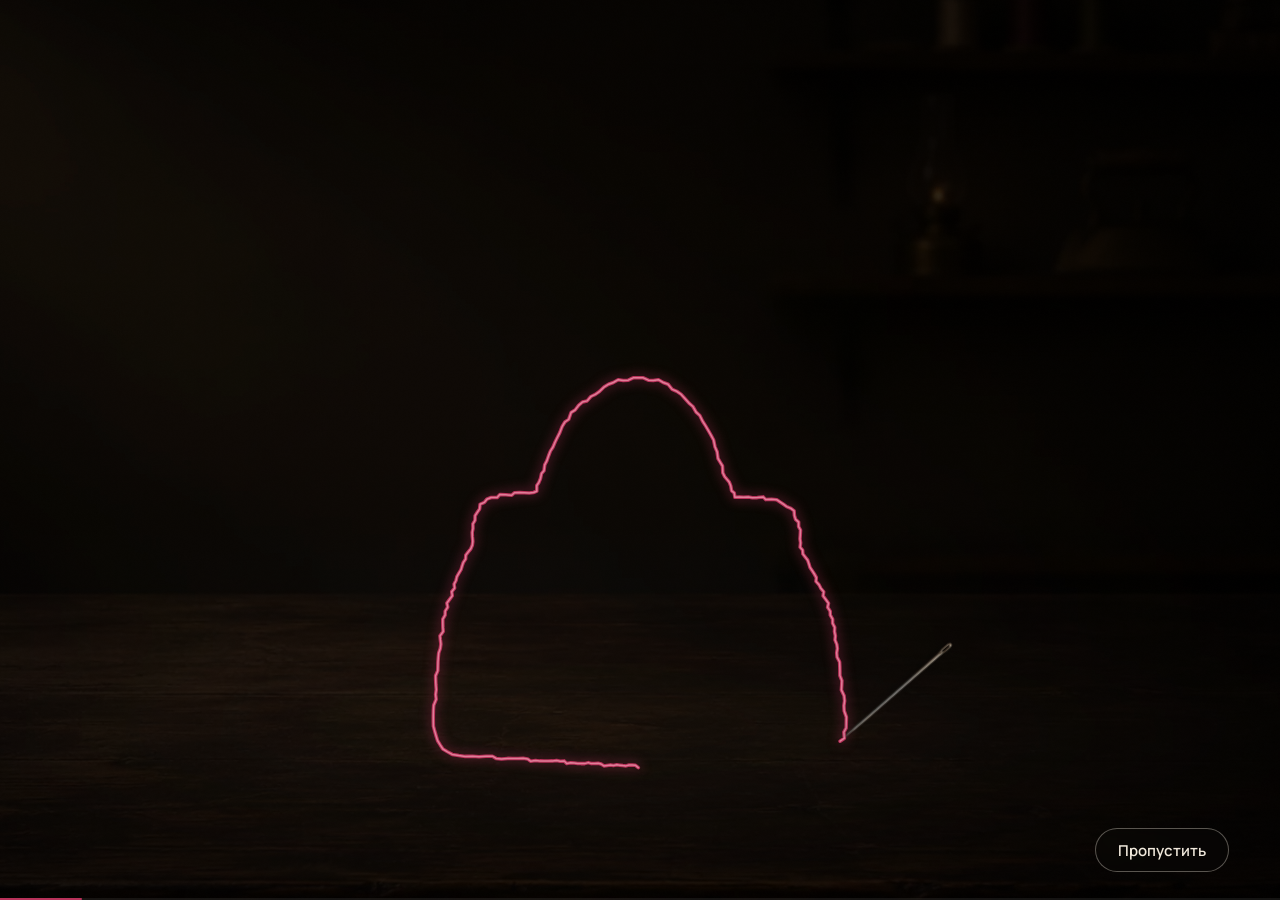
<file: index.html>
<!doctype html>
<html lang="ru">
<head>
<meta charset="utf-8">
<meta name="viewport" content="width=device-width, initial-scale=1, viewport-fit=cover">
<title>Мастерская на Есенина. Ремонт и пошив сумок</title>
<meta name="description" content="Мастерская в Минске: ремонт и пошив сумок, чемоданов, хоккейных баулов, рюкзаков и ремней.">
<meta name="theme-color" content="#0e0c0b">
<link rel="preconnect" href="https://fonts.googleapis.com">
<link rel="preconnect" href="https://fonts.gstatic.com" crossorigin>
<link href="https://fonts.googleapis.com/css2?family=Cormorant+Garamond:ital,wght@0,500;0,600;0,700;1,500;1,600&family=Manrope:wght@400;500;700&display=swap" rel="stylesheet">
<link rel="stylesheet" href="css/site.css">
</head>
<body>

<canvas id="gl" aria-hidden="true"></canvas>
<div id="cssbg" aria-hidden="true"></div>
<div id="homefx" aria-hidden="true" hidden></div>
<div class="shade" aria-hidden="true"></div>

<header id="top" class="top">
  <div class="top-left">
    <a class="map-mini" data-map href="https://www.google.com/maps" target="_blank" rel="noopener" aria-label="Маршрут до мастерской в Google Картах">
      <svg viewBox="0 0 48 48" aria-hidden="true">
        <rect width="48" height="48" rx="11" fill="#d9cdb7"/>
        <rect x="29" y="3" width="16" height="11" rx="2.5" fill="#b4c399"/>
        <path d="M-2 31c12-5 20 5 52-6" stroke="#9db1bd" stroke-width="5.5" fill="none"/>
        <path d="M0 13h48M15 0v48M0 41l48-4M33 0l5 48" stroke="#f4ede1" stroke-width="2.4" fill="none"/>
        <path d="M24 8.5c-5.1 0-8.7 3.7-8.7 8.5 0 6.3 8.7 15 8.7 15s8.7-8.7 8.7-15c0-4.8-3.6-8.5-8.7-8.5z" fill="#b8325a" stroke="#fff" stroke-width="1.6"/>
        <circle cx="24" cy="17" r="3.1" fill="#fff"/>
      </svg>
    </a>
    <a class="brand" href="./">
      <span class="brand-name" data-site="name">Мастерская</span>
      <span class="brand-place" data-site="place">на Есенина</span>
    </a>
  </div>
  <nav class="top-actions">
    <a class="nav-btn" href="works.html"><span class="full">Было и стало</span><span class="short">Работы</span></a>
    <a class="nav-btn" href="prices.html">Цены</a>
    <div class="top-contact">
      <a class="top-phone" data-tel href="tel:+375296758793" data-site="phone">+375 29 675-87-93</a>
      <span class="top-hours" data-contact-short>10:00-20:00, кроме воскресенья</span>
    </div>
    <button id="replay" class="btn-ghost replay" type="button" aria-label="Превью"><svg viewBox="0 0 24 24" aria-hidden="true"><path d="M8 5.5v13l10.5-6.5z" fill="currentColor"/></svg><span>Превью</span></button>
  </nav>
</header>

<main id="home">
  <section class="hero">
    <h1>
      <span data-site="name">Мастерская</span>
      <em data-site="place">на Есенина</em>
    </h1>
    <p class="lead">Ремонт и пошив сумок, чемоданов, хоккейных баулов, рюкзаков и ремней.</p>
    <p id="status" class="status">Сейчас открыто</p>
    <div class="actions">
      <a class="btn" data-tel href="tel:+375296758793">Позвонить</a>
      <a class="btn-ghost" data-viber href="#">Viber</a>
      <a class="btn-ghost" data-telegram href="#">Telegram</a>
    </div>
    <p class="addr"><span data-site="city">Минск</span>, <span data-site="address">ул. С. Есенина, 121, 2 этаж</span></p>
    <p class="hint">Пришлите фото поломки в Viber или Telegram, скажем цену.</p>
  </section>
</main>

<div id="intro" hidden>
  <svg id="thread" aria-hidden="true"></svg>
  <div id="props" aria-hidden="true"></div>
  <div id="phrases"></div>
  <img id="needle" alt="" aria-hidden="true">
  <div id="scissors" aria-hidden="true">
    <img id="blade-top" alt="">
    <img id="blade-bot" alt="">
  </div>
  <div class="bar"><i id="bar"></i></div>
  <button id="skip" class="btn-ghost skip" type="button">Пропустить</button>
</div>

<div id="pop" class="pop" role="dialog" aria-modal="false" aria-labelledby="pop-title" hidden>
  <p id="pop-title" class="pop-title">Сейчас мастер не на связи</p>
  <p class="pop-text">Звонить и писать можно <span data-contact>с 10:00 до 20:00, кроме воскресенья</span>. <span id="pop-next"></span></p>
  <div class="pop-actions">
    <a id="pop-go" class="btn" href="#">Всё равно написать</a>
    <button id="pop-close" class="btn-ghost" type="button">Понятно</button>
  </div>
</div>

<div id="loader" aria-hidden="true"><i></i></div>

<script type="module" src="js/main.js"></script>
</body>
</html>
</file>
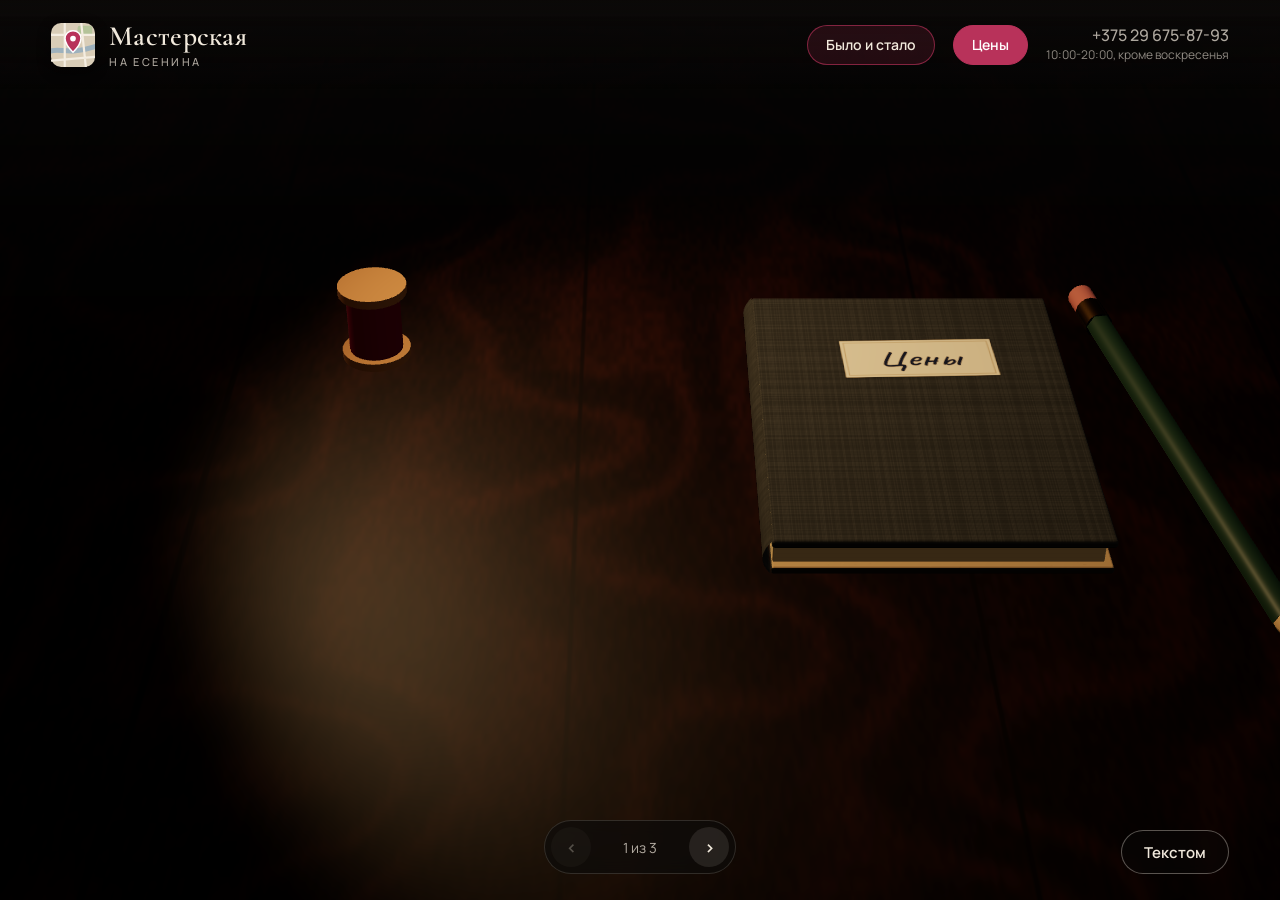
<file: prices.html>
<!doctype html>
<html lang="ru">
<head>
<meta charset="utf-8">
<meta name="viewport" content="width=device-width, initial-scale=1, viewport-fit=cover">
<title>Цены. Мастерская на Есенина</title>
<meta name="description" content="Примерные цены на ремонт и пошив сумок, чемоданов, рюкзаков, хоккейных баулов и ремней.">
<meta name="theme-color" content="#0e0c0b">
<link rel="preconnect" href="https://fonts.googleapis.com">
<link rel="preconnect" href="https://fonts.gstatic.com" crossorigin>
<link href="https://fonts.googleapis.com/css2?family=Caveat:wght@500;600;700&family=Cormorant+Garamond:ital,wght@0,500;0,600;0,700;1,500;1,600&family=Manrope:wght@400;500;700&display=swap" rel="stylesheet">
<link rel="stylesheet" href="css/site.css">
<link rel="stylesheet" href="css/prices.css">
<script type="importmap">
{
  "imports": {
    "three": "./vendor/three/three.module.min.js",
    "three/addons/": "./vendor/three/addons/"
  }
}
</script>
</head>
<body class="page prices-page">

<canvas id="scene" aria-hidden="true"></canvas>

<header id="top" class="top">
  <div class="top-left">
    <a class="map-mini" data-map href="https://www.google.com/maps" target="_blank" rel="noopener" aria-label="Маршрут до мастерской в Google Картах">
      <svg viewBox="0 0 48 48" aria-hidden="true">
        <rect width="48" height="48" rx="11" fill="#d9cdb7"/>
        <rect x="29" y="3" width="16" height="11" rx="2.5" fill="#b4c399"/>
        <path d="M-2 31c12-5 20 5 52-6" stroke="#9db1bd" stroke-width="5.5" fill="none"/>
        <path d="M0 13h48M15 0v48M0 41l48-4M33 0l5 48" stroke="#f4ede1" stroke-width="2.4" fill="none"/>
        <path d="M24 8.5c-5.1 0-8.7 3.7-8.7 8.5 0 6.3 8.7 15 8.7 15s8.7-8.7 8.7-15c0-4.8-3.6-8.5-8.7-8.5z" fill="#b8325a" stroke="#fff" stroke-width="1.6"/>
        <circle cx="24" cy="17" r="3.1" fill="#fff"/>
      </svg>
    </a>
    <a class="brand" href="./">
      <span class="brand-name" data-site="name">Мастерская</span>
      <span class="brand-place" data-site="place">на Есенина</span>
    </a>
  </div>
  <nav class="top-actions">
    <a class="nav-btn" href="works.html"><span class="full">Было и стало</span><span class="short">Работы</span></a>
    <a class="nav-btn" href="prices.html" aria-current="page">Цены</a>
    <div class="top-contact">
      <a class="top-phone" data-tel href="tel:+375296758793" data-site="phone">+375 29 675-87-93</a>
      <span class="top-hours" data-contact-short>10:00-20:00, кроме воскресенья</span>
    </div>
  </nav>
</header>

<div class="book-ui">
  <nav class="pager" aria-label="Страницы блокнота">
    <button id="prev" class="pager-btn" type="button" aria-label="Назад">&lt;</button>
    <span id="pager-page" class="pager-page" aria-live="polite"></span>
    <button id="next" class="pager-btn" type="button" aria-label="Дальше">&gt;</button>
  </nav>
  <button id="as-text" class="btn-ghost as-text" type="button">Текстом</button>
  <p class="turn-hint">Тяните угол страницы или жмите стрелки. Колесо мыши приближает.</p>
</div>

<main id="list" class="price-list">
  <article class="sheet">
    <h1>Цены</h1>
    <div id="list-body"></div>
    <div class="actions">
      <a class="btn" data-telegram href="#">Telegram</a>
      <a class="btn-ghost" data-viber href="#">Viber</a>
      <a class="btn-ghost" data-tel href="tel:+375296758793">Позвонить</a>
    </div>
  </article>
</main>

<div id="pop" class="pop" role="dialog" aria-modal="false" aria-labelledby="pop-title" hidden>
  <p id="pop-title" class="pop-title">Сейчас мастер не на связи</p>
  <p class="pop-text">Звонить и писать можно <span data-contact>с 10:00 до 20:00, кроме воскресенья</span>. <span id="pop-next"></span></p>
  <div class="pop-actions">
    <a id="pop-go" class="btn" href="#">Всё равно написать</a>
    <button id="pop-close" class="btn-ghost" type="button">Понятно</button>
  </div>
</div>

<script type="module" src="js/prices/main.js"></script>
</body>
</html>
</file>
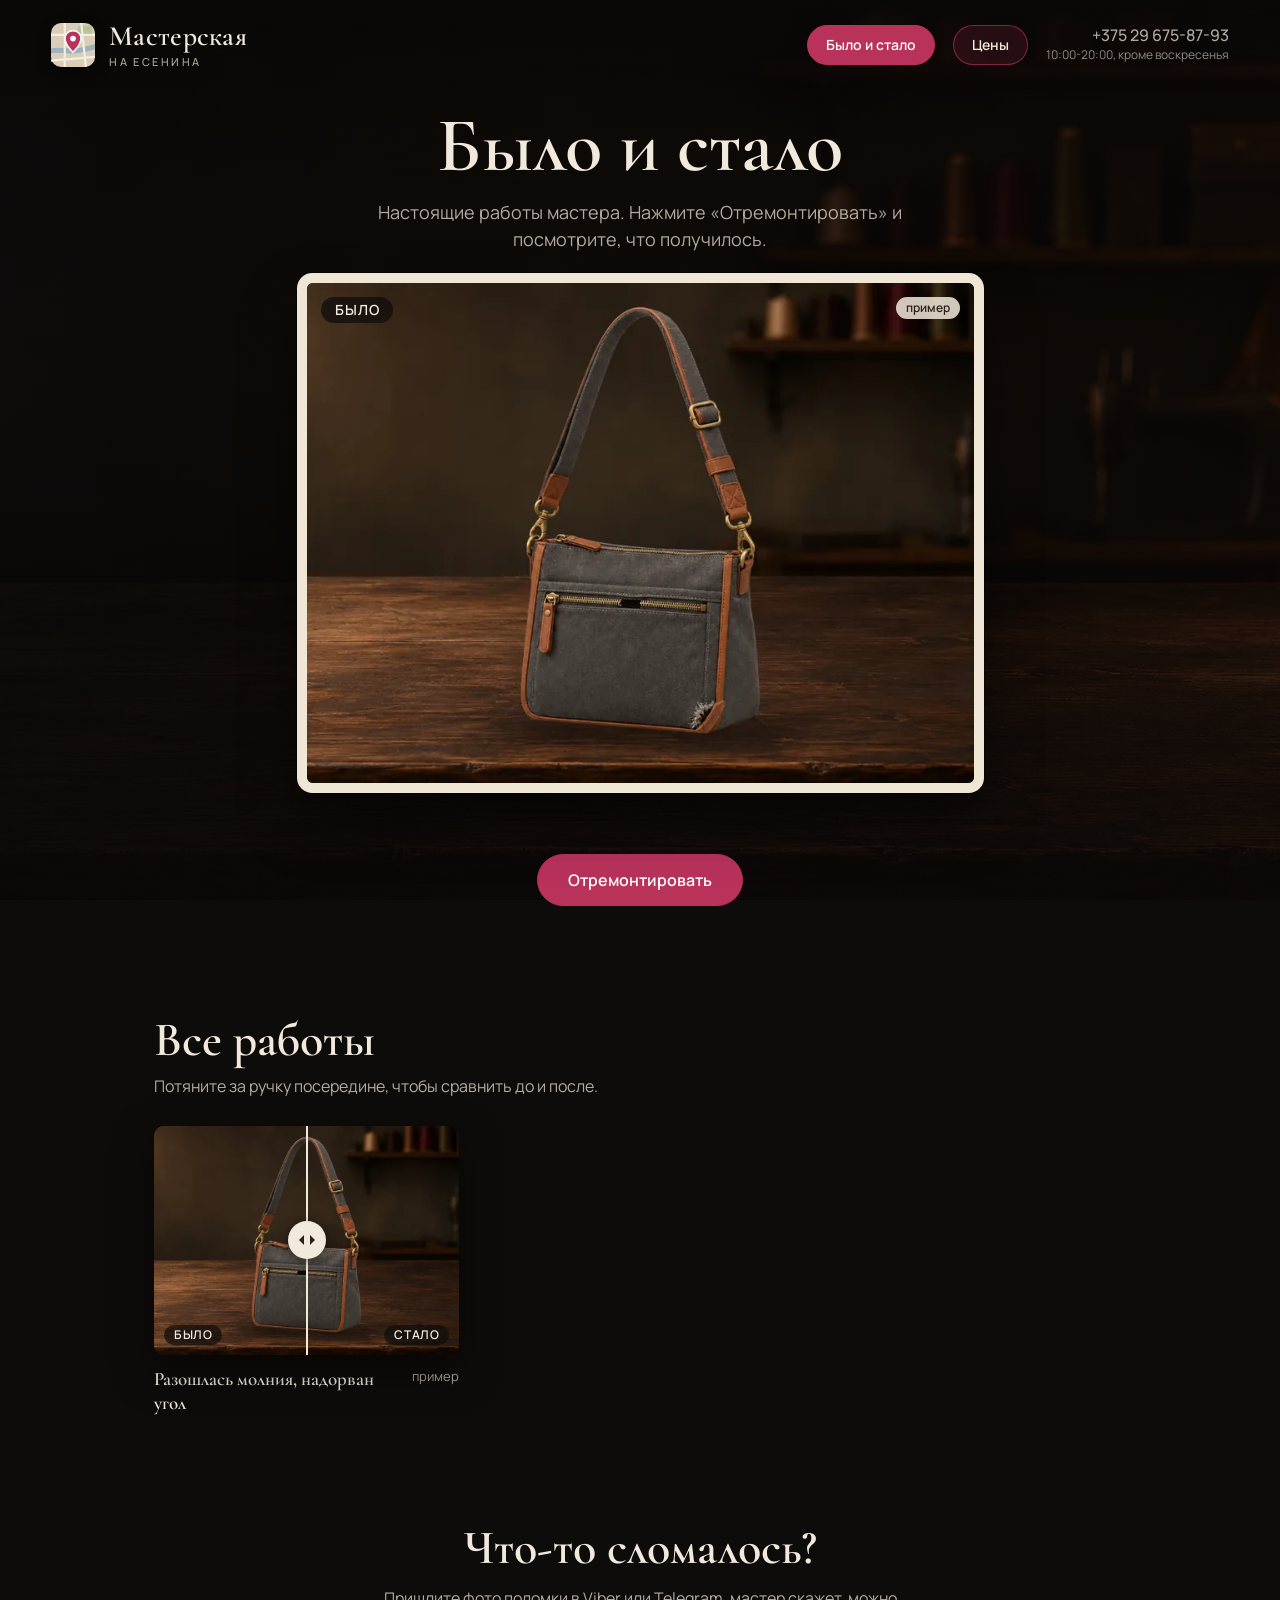
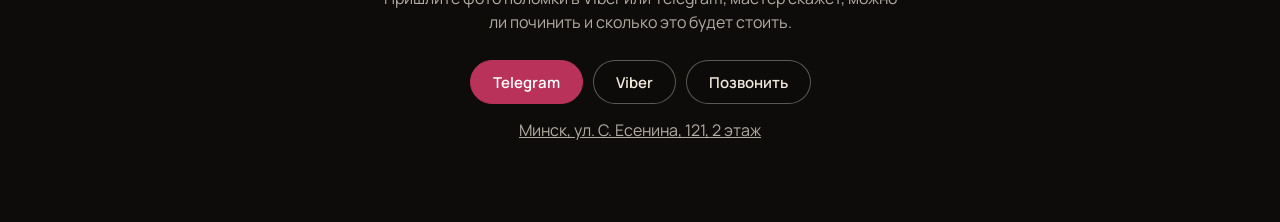
<file: works.html>
<!doctype html>
<html lang="ru">
<head>
<meta charset="utf-8">
<meta name="viewport" content="width=device-width, initial-scale=1, viewport-fit=cover">
<title>Было и стало. Мастерская на Есенина</title>
<meta name="description" content="Работы мастерской до ремонта и после: сумки, чемоданы, рюкзаки, ремни.">
<meta name="theme-color" content="#0e0c0b">
<link rel="preconnect" href="https://fonts.googleapis.com">
<link rel="preconnect" href="https://fonts.gstatic.com" crossorigin>
<link href="https://fonts.googleapis.com/css2?family=Cormorant+Garamond:ital,wght@0,500;0,600;0,700;1,500;1,600&family=Manrope:wght@400;500;700&display=swap" rel="stylesheet">
<link rel="stylesheet" href="css/site.css">
<link rel="stylesheet" href="css/works.css">
</head>
<body class="page">

<div id="pagebg" class="pagebg" aria-hidden="true"></div>

<header id="top" class="top">
  <div class="top-left">
    <a class="map-mini" data-map href="https://www.google.com/maps" target="_blank" rel="noopener" aria-label="Маршрут до мастерской в Google Картах">
      <svg viewBox="0 0 48 48" aria-hidden="true">
        <rect width="48" height="48" rx="11" fill="#d9cdb7"/>
        <rect x="29" y="3" width="16" height="11" rx="2.5" fill="#b4c399"/>
        <path d="M-2 31c12-5 20 5 52-6" stroke="#9db1bd" stroke-width="5.5" fill="none"/>
        <path d="M0 13h48M15 0v48M0 41l48-4M33 0l5 48" stroke="#f4ede1" stroke-width="2.4" fill="none"/>
        <path d="M24 8.5c-5.1 0-8.7 3.7-8.7 8.5 0 6.3 8.7 15 8.7 15s8.7-8.7 8.7-15c0-4.8-3.6-8.5-8.7-8.5z" fill="#b8325a" stroke="#fff" stroke-width="1.6"/>
        <circle cx="24" cy="17" r="3.1" fill="#fff"/>
      </svg>
    </a>
    <a class="brand" href="./">
      <span class="brand-name" data-site="name">Мастерская</span>
      <span class="brand-place" data-site="place">на Есенина</span>
    </a>
  </div>
  <nav class="top-actions">
    <a class="nav-btn" href="works.html" aria-current="page"><span class="full">Было и стало</span><span class="short">Работы</span></a>
    <a class="nav-btn" href="prices.html">Цены</a>
    <div class="top-contact">
      <a class="top-phone" data-tel href="tel:+375296758793" data-site="phone">+375 29 675-87-93</a>
      <span class="top-hours" data-contact-short>10:00-20:00, кроме воскресенья</span>
    </div>
  </nav>
</header>

<main class="works">
  <section class="game-wrap">
    <h1>Было и стало</h1>
    <p class="lead">Настоящие работы мастера. Нажмите «Отремонтировать» и посмотрите, что получилось.</p>

    <div class="game" id="game">
      <figure class="frame" id="g-frame">
        <img id="g-photo" alt="">
        <span class="tag" id="g-tag">Было</span>
        <span class="demo-tag" id="g-demo" hidden>пример</span>
      </figure>
      <canvas class="fx" id="g-fx" aria-hidden="true"></canvas>
    </div>
    <p class="g-cap" id="g-cap" aria-live="polite"></p>
    <div class="g-actions">
      <button class="btn big" id="g-go" type="button">Отремонтировать</button>
      <button class="btn-ghost big" id="g-next" type="button" hidden>Ещё одна работа</button>
    </div>
  </section>

  <section class="gallery-wrap">
    <h2>Все работы</h2>
    <p class="sub">Потяните за ручку посередине, чтобы сравнить до и после.</p>
    <div class="gallery" id="gallery"></div>
  </section>

  <section class="cta">
    <h2>Что-то сломалось?</h2>
    <p>Пришлите фото поломки в Viber или Telegram, мастер скажет, можно ли починить и сколько это будет стоить.</p>
    <div class="actions">
      <a class="btn" data-telegram href="#">Telegram</a>
      <a class="btn-ghost" data-viber href="#">Viber</a>
      <a class="btn-ghost" data-tel href="tel:+375296758793">Позвонить</a>
    </div>
    <p class="addr"><a data-map href="#" target="_blank" rel="noopener"><span data-site="city">Минск</span>, <span data-site="address">ул. С. Есенина, 121, 2 этаж</span></a></p>
  </section>
</main>

<div id="pop" class="pop" role="dialog" aria-modal="false" aria-labelledby="pop-title" hidden>
  <p id="pop-title" class="pop-title">Сейчас мастер не на связи</p>
  <p class="pop-text">Звонить и писать можно <span data-contact>с 10:00 до 20:00, кроме воскресенья</span>. <span id="pop-next"></span></p>
  <div class="pop-actions">
    <a id="pop-go" class="btn" href="#">Всё равно написать</a>
    <button id="pop-close" class="btn-ghost" type="button">Понятно</button>
  </div>
</div>

<script type="module" src="js/works.js"></script>
</body>
</html>
</file>
<file: css/site.css>
:root {
  --bg: #0e0c0b;
  --cream: #f1e9dc;
  --muted: rgba(241, 233, 220, .72);
  --thread: #b8325a;
  --brass: #c9a24a;
  --olive: #9fbf7f;
  --serif: 'Cormorant Garamond', Georgia, serif;
  --sans: 'Manrope', system-ui, sans-serif;
}

* { box-sizing: border-box; }
html, body { margin: 0; height: 100%; }
body {
  background: var(--bg);
  color: var(--cream);
  font: 400 16px/1.5 var(--sans);
  overflow-x: hidden;
  -webkit-font-smoothing: antialiased;
}
a { color: inherit; }

#gl, #cssbg, .shade { position: fixed; inset: 0; width: 100%; height: 100%; }
#gl { display: block; }
#cssbg { display: none; background: center / cover no-repeat; }
.nogl #gl { display: none; }
.nogl #cssbg { display: block; }

/* затемнение под текст главной */
.shade {
  pointer-events: none;
  background: linear-gradient(90deg, rgba(8, 6, 5, .72) 0%, rgba(8, 6, 5, .35) 38%, rgba(8, 6, 5, 0) 62%);
  transition: opacity .8s;
}
.in-intro .shade { opacity: 0; }

/* ---------- часы и календарь на столе ---------- */
#homefx { position: fixed; inset: 0; pointer-events: none; overflow: hidden; }
#homefx[hidden] { display: none; }
.clockface, .calpage { position: absolute; left: 0; top: 0; opacity: 0; will-change: transform; }
.clockface svg { display: block; width: 100%; height: 100%; padding: 12% 6%; box-sizing: border-box; overflow: visible; }
.clockface line { stroke: rgba(255, 96, 48, .07); stroke-width: 6.5; stroke-linecap: round; }
.clockface line.on { stroke: #ff6a3d; filter: drop-shadow(0 0 3px rgba(255, 90, 40, .9)); }
.clockface .colon circle { fill: #ff6a3d; filter: drop-shadow(0 0 3px rgba(255, 90, 40, .9)); }
.calpage {
  display: flex; flex-direction: column; align-items: center; justify-content: center;
  color: #2a211b; text-align: center; font-family: var(--serif); line-height: 1.05;
}
.calpage b { font-weight: 600; font-size: 4.6em; line-height: .9; }
.calpage .m { font-size: 1.35em; font-weight: 600; }
.calpage .w { font-size: 1.05em; font-style: italic; margin-top: .15em; color: #5a4a3e; }
.calpage .h { font: 500 .78em/1.35 var(--sans); margin-top: .9em; color: #4a3d33; letter-spacing: .02em; }

/* ---------- шапка ---------- */
.top {
  position: fixed; top: 0; left: 0; right: 0; z-index: 5;
  display: flex; align-items: center; justify-content: space-between;
  padding: 22px max(4vw, 20px);
}
.top-left { display: flex; align-items: center; gap: 14px; }
.map-mini { display: block; width: 44px; height: 44px; flex: none; border-radius: 11px; box-shadow: 0 4px 14px rgba(0, 0, 0, .45); transition: transform .2s; }
.map-mini svg { display: block; width: 100%; height: 100%; }
.map-mini:hover { transform: translateY(-1px) rotate(-3deg); }
.nav-btn {
  display: inline-flex; align-items: center; min-height: 40px; padding: 0 18px; border-radius: 999px;
  text-decoration: none; font: 600 14px/1 var(--sans); color: var(--cream);
  background: rgba(184, 50, 90, .16); border: 1px solid rgba(184, 50, 90, .65);
  transition: background .2s, border-color .2s;
}
.nav-btn:hover { background: rgba(184, 50, 90, .32); border-color: var(--thread); }
.nav-btn[aria-current] { background: var(--thread); border-color: var(--thread); color: #fff; }
.nav-btn .short { display: none; }
.replay svg { width: 16px; height: 16px; margin: 0 6px 0 -4px; }
.brand { text-decoration: none; display: flex; flex-direction: column; line-height: 1; }
.brand-name { font: 600 28px/1 var(--serif); letter-spacing: .01em; }
.brand-place { font: 500 11px/1 var(--sans); letter-spacing: .22em; text-transform: uppercase; color: var(--muted); margin-top: 6px; }
.top-actions { display: flex; align-items: center; gap: 18px; }
.top-phone { text-decoration: none; font-weight: 500; color: var(--muted); }
.top-phone:hover { color: var(--cream); }
.top-contact { display: flex; flex-direction: column; align-items: flex-end; line-height: 1.2; }
.top-hours { font-size: 12px; color: var(--muted); opacity: .8; margin-top: 3px; }

/* ---------- кнопки ---------- */
.btn, .btn-ghost {
  display: inline-flex; align-items: center; justify-content: center;
  min-height: 44px; padding: 0 22px; border-radius: 999px;
  font: 600 15px/1 var(--sans); text-decoration: none; cursor: pointer;
  transition: background .2s, border-color .2s, transform .2s;
}
.btn { background: var(--thread); color: #fff; border: 1px solid var(--thread); }
.btn:hover { background: #cf3b67; transform: translateY(-1px); }
.btn-ghost { background: rgba(14, 12, 11, .35); color: var(--cream); border: 1px solid rgba(241, 233, 220, .35); backdrop-filter: blur(6px); }
.btn-ghost:hover { border-color: var(--cream); }
:focus-visible { outline: 2px solid var(--brass); outline-offset: 3px; }

/* ---------- главная ---------- */
#home {
  position: relative; z-index: 2;
  min-height: 100%;
  display: flex; align-items: center;
  padding: 120px max(6vw, 20px) 60px;
}
.hero { max-width: 560px; }
.hero h1 { margin: 0; font: 600 clamp(56px, 7vw, 104px)/.9 var(--serif); letter-spacing: -.01em; }
.hero h1 span { display: block; }
.hero h1 em { display: block; font-weight: 500; font-size: .52em; color: var(--muted); margin-top: .2em; }
.lead { font-size: 18px; color: var(--muted); margin: 22px 0 0; max-width: 460px; }
.status {
  display: inline-flex; align-items: center; gap: 10px;
  margin: 22px 0 0; padding: 8px 14px; border-radius: 999px;
  background: rgba(14, 12, 11, .45); border: 1px solid rgba(241, 233, 220, .18);
  font-weight: 500; font-size: 15px;
}
.status::before { content: ''; width: 8px; height: 8px; border-radius: 50%; background: var(--brass); }
.status[data-open="1"]::before { background: var(--olive); box-shadow: 0 0 10px var(--olive); }
.actions { display: flex; flex-wrap: wrap; gap: 10px; margin-top: 26px; }
.addr { margin: 26px 0 0; color: var(--muted); }
.hint { margin: 6px 0 0; color: var(--muted); font-size: 14px; }

.in-intro { overflow: hidden; }
.in-intro #home, .in-intro .top { opacity: 0; }
.in-intro #home, .in-intro .top * { pointer-events: none; }

/* ---------- превью ---------- */
#intro { position: fixed; inset: 0; z-index: 4; pointer-events: none; }
#intro[hidden] { display: none; }
#thread { position: absolute; inset: 0; width: 100%; height: 100%; overflow: visible; }
.thread { fill: none; stroke: var(--thread); stroke-linecap: round; stroke-linejoin: round; filter: drop-shadow(0 0 6px rgba(184, 50, 90, .7)); }
.thread-hi { fill: none; stroke: rgba(255, 190, 205, .55); stroke-linecap: round; stroke-linejoin: round; }
.stitch { stroke: #9e2747; stroke-linecap: round; filter: drop-shadow(0 1px 1px rgba(0, 0, 0, .6)); }

.prop, #needle, #scissors { position: absolute; left: 0; top: 0; opacity: 0; will-change: transform, opacity; }
.prop { object-fit: contain; filter: drop-shadow(0 18px 24px rgba(0, 0, 0, .45)); }
#needle { transform-origin: 100% 50%; object-fit: contain; filter: drop-shadow(0 3px 4px rgba(0, 0, 0, .5)); }
#scissors img { position: absolute; inset: 0; width: 100%; height: 100%; object-fit: contain; transform-origin: 50% 50%; }

.phrase {
  position: absolute; top: 50%; margin: 0; max-width: 30vw;
  font: italic 500 clamp(28px, 3.2vw, 48px)/1.1 var(--serif);
  text-shadow: 0 2px 18px rgba(0, 0, 0, .7);
  opacity: 0; will-change: transform, opacity;
}
.phrase.l { left: 6vw; }
.phrase.r { right: 6vw; text-align: right; }

.bar { position: absolute; left: 0; right: 0; bottom: 0; height: 2px; background: rgba(241, 233, 220, .08); }
.bar i { display: block; height: 100%; background: var(--thread); transform-origin: 0 50%; transform: scaleX(0); }
.skip { position: absolute; right: max(4vw, 20px); bottom: 28px; pointer-events: auto; }

/* ---------- подсказка у кнопок связи ---------- */
.pop {
  position: fixed; z-index: 7; width: min(360px, calc(100vw - 24px));
  padding: 18px 18px 16px; border-radius: 18px;
  background: rgba(22, 18, 16, .94); border: 1px solid rgba(241, 233, 220, .16);
  box-shadow: 0 18px 50px rgba(0, 0, 0, .55);
  backdrop-filter: blur(10px);
  animation: pop-in .22s ease-out;
}
.pop[hidden] { display: none; }
.pop-title { margin: 0; font: 600 22px/1.15 var(--serif); }
.pop-text { margin: 8px 0 0; color: var(--muted); font-size: 15px; }
.pop-actions { display: flex; flex-wrap: wrap; gap: 8px; margin-top: 14px; }
@keyframes pop-in { from { opacity: 0; transform: translateY(8px); } to { opacity: 1; transform: none; } }

/* ---------- загрузка ---------- */
#loader { position: fixed; left: 50%; top: 50%; width: 160px; height: 2px; margin-left: -80px; z-index: 6; opacity: 0; transition: opacity .3s; pointer-events: none; }
#loader i { display: block; height: 100%; background: var(--thread); transform-origin: 0 50%; animation: sew 1.4s ease-in-out infinite; }
.loading #loader { opacity: 1; }
@keyframes sew { 0% { transform: scaleX(0); } 50% { transform: scaleX(1); } 100% { transform: scaleX(0); transform-origin: 100% 50%; } }

/* ---------- телефон ---------- */
@media (max-aspect-ratio: 4/5) {
  .shade { background: linear-gradient(180deg, rgba(8, 6, 5, .82) 0%, rgba(8, 6, 5, .55) 42%, rgba(8, 6, 5, 0) 66%); }
  #home { align-items: flex-start; padding: 88px 20px 40px; }
  .hero h1 em { margin-top: .12em; }
  .lead { margin-top: 14px; }
  .status { margin-top: 14px; }
  .actions { margin-top: 16px; }
  .addr { margin-top: 14px; font-size: 14px; }
  .hero h1 { font-size: clamp(48px, 15vw, 72px); }
  .lead { font-size: 16px; }
  .top-contact { display: none; }
  .top { padding: 16px 16px; }
  .top-left { gap: 8px; }
  .map-mini { width: 40px; height: 40px; }
  .brand-name { font-size: 22px; }
  .brand-place { font-size: 9px; letter-spacing: .16em; }
  .top-actions { gap: 6px; }
  .nav-btn { min-height: 36px; padding: 0 11px; font-size: 13px; }
  .nav-btn .full { display: none; }
  .nav-btn .short { display: inline; }
  .replay { width: 36px; min-height: 36px; padding: 0; }
  .replay span { display: none; }
  .replay svg { margin: 0; }
  .phrase { top: 25vh; left: 7vw !important; right: 7vw !important; max-width: none; text-align: center; font-size: clamp(26px, 7.4vw, 34px); }
  .skip { bottom: 22px; }
  .pop { left: 12px; right: 12px; bottom: calc(12px + env(safe-area-inset-bottom)); width: auto; }
  .pop-actions .btn, .pop-actions .btn-ghost { flex: 1; padding: 0 12px; font-size: 14px; white-space: nowrap; }
}

@media (prefers-reduced-motion: reduce) {
  .btn, .btn-ghost, .shade { transition: none; }
  .pop { animation: none; }
  #loader i { animation: none; transform: scaleX(1); }
}
</file>
<file: css/prices.css>
/* Страница цен: блокнот на столе (компьютер) или лист в клетку (телефон) */

.prices-page { background: var(--bg); }
#scene { position: fixed; inset: 0; width: 100%; height: 100%; display: none; }
.book #scene { display: block; }
.page .top { background: linear-gradient(180deg, rgba(10, 8, 7, .85), rgba(10, 8, 7, 0)); }

/* ---------- управление блокнотом ---------- */
.book-ui { display: none; }
.book .book-ui { display: block; }
.pager {
  position: fixed; left: 50%; bottom: 26px; transform: translateX(-50%); z-index: 4;
  display: flex; align-items: center; gap: 14px;
  padding: 6px; border-radius: 999px; background: rgba(14, 12, 11, .7); border: 1px solid rgba(241, 233, 220, .15);
  backdrop-filter: blur(8px);
}
.pager-btn {
  width: 40px; height: 40px; border-radius: 50%; border: 0; cursor: pointer;
  background: rgba(241, 233, 220, .1); color: var(--cream); font: 600 18px/1 var(--sans);
}
.pager-btn:hover:not(:disabled) { background: rgba(241, 233, 220, .22); }
.pager-btn:disabled { opacity: .3; cursor: default; }
.pager-page { min-width: 70px; text-align: center; font-size: 14px; color: var(--muted); }
.as-text { position: fixed; right: max(4vw, 20px); bottom: 26px; z-index: 4; }
.turn-hint {
  position: fixed; left: 50%; bottom: 84px; transform: translateX(-50%); z-index: 4; margin: 0;
  font-size: 13px; color: var(--muted); opacity: 0; transition: opacity .6s;
  pointer-events: none; white-space: nowrap;
}
.opened .turn-hint { opacity: .8; }

/* ---------- список: лист в клетку ---------- */
.price-list { padding: 104px 16px 60px; }
.book .price-list { display: none; }
.book.show-list .price-list {
  display: block; position: fixed; inset: 0; z-index: 3; overflow-y: auto;
  background: rgba(10, 8, 7, .78); backdrop-filter: blur(4px);
}
.sheet {
  max-width: 620px; margin: 0 auto; padding: 34px 28px 30px 44px;
  color: #1f2b4d; font-family: 'Caveat', cursive;
  background-color: #f2ead8;
  background-image:
    linear-gradient(90deg, transparent 30px, rgba(190, 60, 70, .35) 30px, rgba(190, 60, 70, .35) 32px, transparent 32px),
    linear-gradient(rgba(70, 110, 150, .14) 1px, transparent 1px),
    linear-gradient(90deg, rgba(70, 110, 150, .14) 1px, transparent 1px);
  background-size: 100% 100%, 22px 22px, 22px 22px;
  border-radius: 4px; box-shadow: 0 24px 60px rgba(0, 0, 0, .6);
}
.sheet h1 { margin: 0 0 8px; font: 700 64px/1 'Caveat', cursive; }
.sheet h2 { margin: 26px 0 6px; font: 700 36px/1.1 'Caveat', cursive; text-decoration: underline wavy rgba(58, 58, 66, .5); text-underline-offset: 6px; }
.sheet ul { list-style: none; margin: 0; padding: 0; }
.sheet li { font-size: 25px; line-height: 1.15; padding: 4px 0; }
.p-row { display: flex; align-items: baseline; gap: 6px; }
.p-name { flex: 0 1 auto; }
.p-dots { flex: 1 1 20px; border-bottom: 3px dotted rgba(31, 43, 77, .4); transform: translateY(-5px); }
.p-price { flex: none; font-weight: 700; }
.p-note { display: block; font-size: 20px; opacity: .7; padding-left: 14px; }
.p-strike { opacity: .75; }
.p-strike s { text-decoration-color: rgba(58, 58, 66, .75); text-decoration-thickness: 2px; }
.p-text { font-size: 22px; opacity: .85; }
.p-intro { margin: 0; font-size: 25px; line-height: 1.2; }
.p-outro { margin: 0; font-size: 26px; font-weight: 600; line-height: 1.2; }
.p-outro.first { margin-top: 28px; }
.sheet .actions { margin-top: 22px; font-family: var(--sans); }
.sheet .btn-ghost { color: #1f2b4d; border-color: rgba(31, 43, 77, .45); background: rgba(255, 255, 255, .35); backdrop-filter: none; }
.sheet .btn-ghost:hover { border-color: #1f2b4d; }
.show-list .pager, .show-list .turn-hint { display: none; }

@media (max-aspect-ratio: 4/5) {
  .price-list { padding-top: 84px; }
  .sheet { padding: 26px 18px 24px 40px; }
  .sheet h1 { font-size: 54px; }
  .sheet li { font-size: 23px; }
}
</file>
<file: css/works.css>
/* Страница "Было и стало" */

.pagebg {
  position: fixed; inset: 0; z-index: -1;
  background: var(--bg) center / cover no-repeat;
}
.pagebg::after {
  content: ''; position: absolute; inset: 0;
  background: linear-gradient(180deg, rgba(10, 8, 7, .78), rgba(10, 8, 7, .62) 40%, rgba(10, 8, 7, .86));
}
.page .top { background: linear-gradient(180deg, rgba(10, 8, 7, .85), rgba(10, 8, 7, 0)); }

.works { max-width: 1100px; margin: 0 auto; padding: 110px max(5vw, 20px) 80px; overflow-x: clip; }
.works h1 { margin: 0; font: 600 clamp(44px, 6vw, 80px)/.95 var(--serif); }
.works h2 { margin: 0; font: 600 clamp(32px, 4vw, 48px)/1 var(--serif); }
.works .lead { margin: 16px 0 0; max-width: 560px; }
.works .sub { margin: 10px 0 0; color: var(--muted); }

/* ---------- игра ---------- */
.game-wrap { display: flex; flex-direction: column; align-items: center; text-align: center; }
.game-wrap .lead { margin-left: auto; margin-right: auto; }
.game { position: relative; width: min(720px, 100%, (100vh - 400px) * 4 / 3); min-width: min(100%, 320px); margin-top: 30px; }
.game[hidden] { display: none; }
.frame {
  position: relative; margin: 0; aspect-ratio: 4 / 3; overflow: hidden;
  border-radius: 6px; background: #1a1512;
  box-shadow: 0 0 0 10px #efe6d6, 0 0 0 11px rgba(0, 0, 0, .25), 0 30px 60px rgba(0, 0, 0, .6);
  transform-origin: 50% 60%; will-change: transform;
}
.frame img { display: block; width: 100%; height: 100%; object-fit: cover; transition: opacity .35s; }
.frame.fade img { opacity: 0; }
.tag {
  position: absolute; left: 14px; top: 14px;
  padding: 6px 14px; border-radius: 999px;
  background: rgba(14, 12, 11, .72); color: var(--cream);
  font: 600 14px/1 var(--sans); letter-spacing: .06em; text-transform: uppercase;
}
.tag.after { background: var(--thread); color: #fff; }
.demo-tag {
  position: absolute; right: 14px; top: 14px; padding: 5px 10px; border-radius: 999px;
  background: rgba(241, 233, 220, .85); color: #2a211b; font: 600 12px/1 var(--sans);
}
.demo-tag[hidden] { display: none; }
/* холст эффекта больше фото: обрывки вылетают за рамку */
.fx { position: absolute; left: -30%; top: -30%; width: 160%; height: 160%; pointer-events: none; z-index: 3; }
.g-cap { min-height: 1.5em; margin: 24px 0 0; font: italic 500 22px/1.3 var(--serif); color: var(--cream); }
.g-actions { display: flex; gap: 12px; margin-top: 14px; }
.btn.big, .btn-ghost.big { min-height: 52px; padding: 0 30px; font-size: 16px; }
.btn[hidden], .btn-ghost[hidden] { display: none; }
.btn:disabled { opacity: .6; cursor: default; transform: none; }

/* ---------- галерея ---------- */
.gallery-wrap { margin-top: 110px; }
.gallery { display: grid; grid-template-columns: repeat(auto-fill, minmax(300px, 1fr)); gap: 28px; margin-top: 28px; }
.cmp-card { margin: 0; }
.cmp {
  position: relative; aspect-ratio: 4 / 3; overflow: hidden; border-radius: 10px;
  background: #1a1512; box-shadow: 0 16px 40px rgba(0, 0, 0, .5);
  user-select: none; touch-action: pan-y;
}
.cmp img { position: absolute; inset: 0; width: 100%; height: 100%; object-fit: cover; pointer-events: none; }
.cmp-before { clip-path: inset(0 calc(100% - var(--p)) 0 0); }
.cmp-line { position: absolute; top: 0; bottom: 0; left: var(--p); width: 2px; margin-left: -1px; background: var(--cream); pointer-events: none; }
.cmp-line i {
  position: absolute; top: 50%; left: 50%; width: 38px; height: 38px; margin: -19px 0 0 -19px;
  border-radius: 50%; background: var(--cream); box-shadow: 0 2px 10px rgba(0, 0, 0, .5);
}
.cmp-line i::before, .cmp-line i::after {
  content: ''; position: absolute; top: 50%; width: 0; height: 0; margin-top: -5px;
  border: 5px solid transparent;
}
.cmp-line i::before { left: 6px; border-right-color: #2a211b; }
.cmp-line i::after { right: 6px; border-left-color: #2a211b; }
.cmp-l, .cmp-r {
  position: absolute; bottom: 10px; padding: 4px 10px; border-radius: 999px;
  background: rgba(14, 12, 11, .7); font: 600 12px/1 var(--sans); letter-spacing: .05em; text-transform: uppercase;
  pointer-events: none;
}
.cmp-l { left: 10px; }
.cmp-r { right: 10px; }
.cmp input {
  position: absolute; inset: 0; width: 100%; height: 100%; margin: 0;
  opacity: 0; cursor: ew-resize; -webkit-appearance: none; appearance: none;
}
.cmp input:focus-visible + * { outline: none; }
.cmp:has(input:focus-visible) { outline: 2px solid var(--brass); outline-offset: 3px; }
.cmp-card figcaption { margin-top: 12px; display: flex; justify-content: space-between; gap: 12px; }
.cmp-card figcaption b { font: 600 19px/1.25 var(--serif); }
.cmp-card figcaption span { color: var(--muted); font-size: 13px; white-space: nowrap; }

/* ---------- связь ---------- */
.cta { margin-top: 110px; text-align: center; }
.cta p { color: var(--muted); max-width: 520px; margin: 14px auto 0; }
.cta .actions { justify-content: center; }
.cta .addr a { color: var(--muted); }

@media (max-aspect-ratio: 4/5) {
  .works { padding-top: 96px; }
  .frame { box-shadow: 0 0 0 6px #efe6d6, 0 0 0 7px rgba(0, 0, 0, .25), 0 20px 40px rgba(0, 0, 0, .6); }
  .g-actions { width: 100%; flex-direction: column; }
  .gallery { grid-template-columns: 1fr; }
  .gallery-wrap, .cta { margin-top: 80px; }
}
</file>
